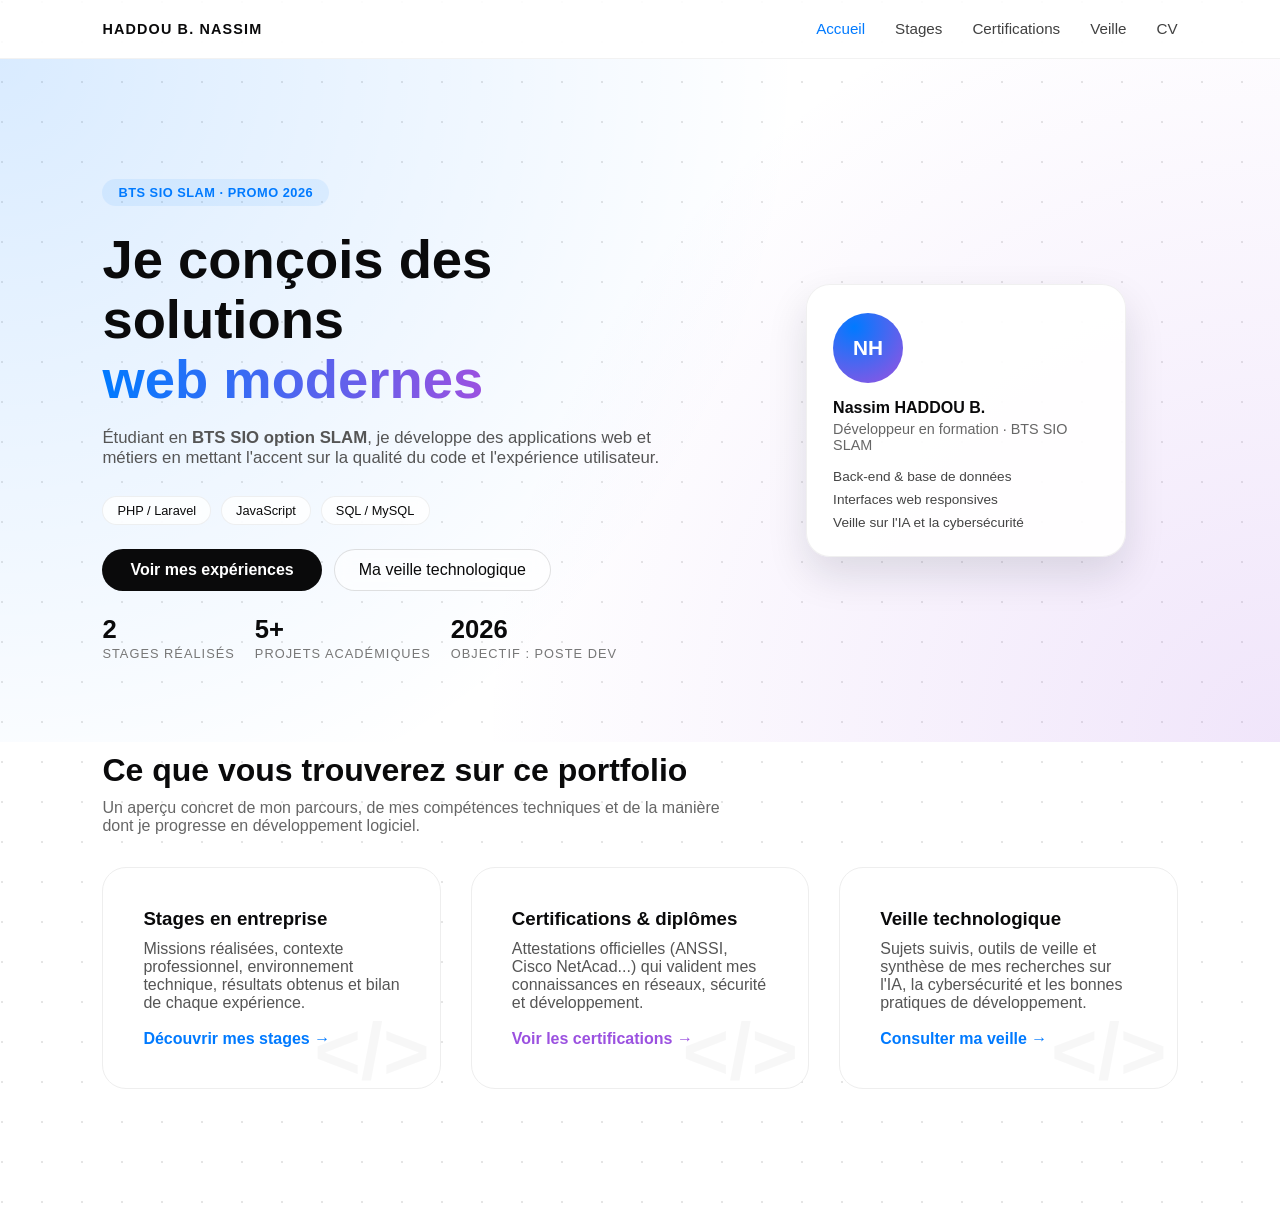
<file: Portfolio/index.html>
<!DOCTYPE html>
<html lang="fr">
<head>
    <meta charset="UTF-8">
    <title>Nassim HB | Portfolio</title>
    <link rel="stylesheet" href="style.css">
</head>
<body>
    <nav>
        <div class="logo">HADDOU B. <span>Nassim</span></div>
        <ul class="nav-links">
            <li><a href="index.html" class="active">Accueil</a></li>
            <li><a href="stages.html">Stages</a></li>
            <li><a href="certifications.html">Certifications</a></li>
            <li><a href="veille.html">Veille</a></li>
            <li><a href="assets/cv.pdf" target="_blank" rel="noopener">CV</a></li>
        </ul>
    </nav>

    <header class="hero">
        <div class="hero-layout">
            <div class="hero-left">
                <span class="badge">BTS SIO SLAM · Promo 2026</span>
                <h1>
                    Je conçois des solutions<br>
                    <span class="hero-gradient">web modernes</span>
                </h1>
                <p class="subtitle">
                    Étudiant en <strong>BTS SIO option SLAM</strong>, je développe des applications web et métiers
                    en mettant l'accent sur la qualité du code et l'expérience utilisateur.
                </p>
                <div class="pill-row">
                    <span class="pill">PHP / Laravel</span>
                    <span class="pill">JavaScript</span>
                    <span class="pill">SQL / MySQL</span>
                </div>
                <div class="hero-actions">
                    <a href="stages.html" class="btn-tech">Voir mes expériences</a>
                    <a href="veille.html" class="btn-ghost">Ma veille technologique</a>
                </div>
                <div class="hero-stats">
                    <div class="stat">
                        <span class="stat-number">2</span>
                        <span class="stat-label">stages réalisés</span>
                    </div>
                    <div class="stat">
                        <span class="stat-number">5+</span>
                        <span class="stat-label">projets académiques</span>
                    </div>
                    <div class="stat">
                        <span class="stat-number">2026</span>
                        <span class="stat-label">objectif : poste dev</span>
                    </div>
                </div>
            </div>

            <div class="hero-right">
                <div class="hero-card">
                    <div class="hero-avatar">
                        <span>NH</span>
                    </div>
                    <p class="hero-name">Nassim HADDOU B.</p>
                    <p class="hero-role">Développeur en formation · BTS SIO SLAM</p>
                    <ul class="hero-tags">
                        <li>Back-end & base de données</li>
                        <li>Interfaces web responsives</li>
                        <li>Veille sur l'IA et la cybersécurité</li>
                    </ul>
                </div>
            </div>
        </div>
    </header>

    <main class="home-sections">
        <section class="container">
            <h2 class="section-title">Ce que vous trouverez sur ce portfolio</h2>
            <p class="section-subtitle">
                Un aperçu concret de mon parcours, de mes compétences techniques et de la manière dont je progresse
                en développement logiciel.
            </p>
            <div class="grid">
                <div class="card feature-card">
                    <h3>Stages en entreprise</h3>
                    <p>
                        Missions réalisées, contexte professionnel, environnement technique, résultats obtenus
                        et bilan de chaque expérience.
                    </p>
                    <a href="stages.html" class="link-blue">Découvrir mes stages →</a>
                </div>

                <div class="card feature-card">
                    <h3>Certifications & diplômes</h3>
                    <p>
                        Attestations officielles (ANSSI, Cisco NetAcad...) qui valident mes connaissances
                        en réseaux, sécurité et développement.
                    </p>
                    <a href="certifications.html" class="link-purple">Voir les certifications →</a>
                </div>

                <div class="card feature-card">
                    <h3>Veille technologique</h3>
                    <p>
                        Sujets suivis, outils de veille et synthèse de mes recherches sur l'IA,
                        la cybersécurité et les bonnes pratiques de développement.
                    </p>
                    <a href="veille.html" class="link-blue">Consulter ma veille →</a>
                </div>
            </div>
        </section>
    </main>
</body>
</html>
</file>
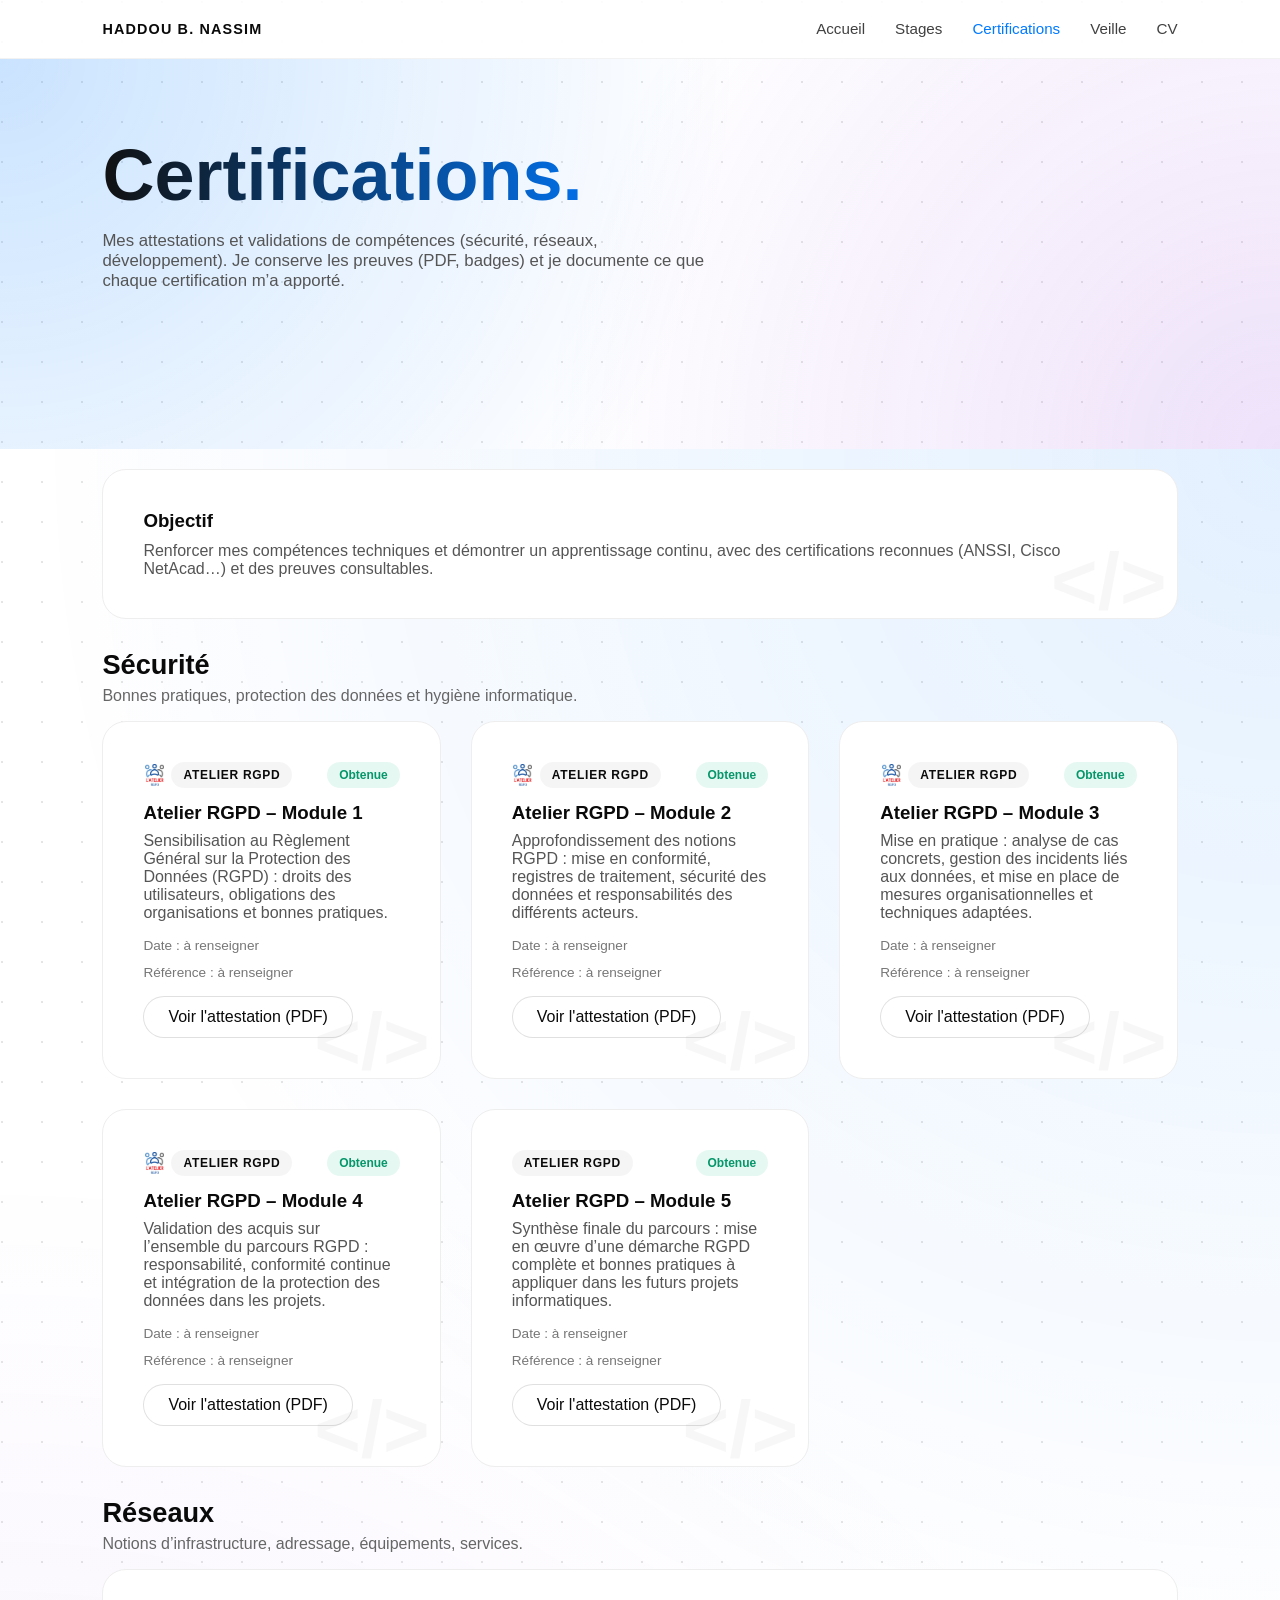
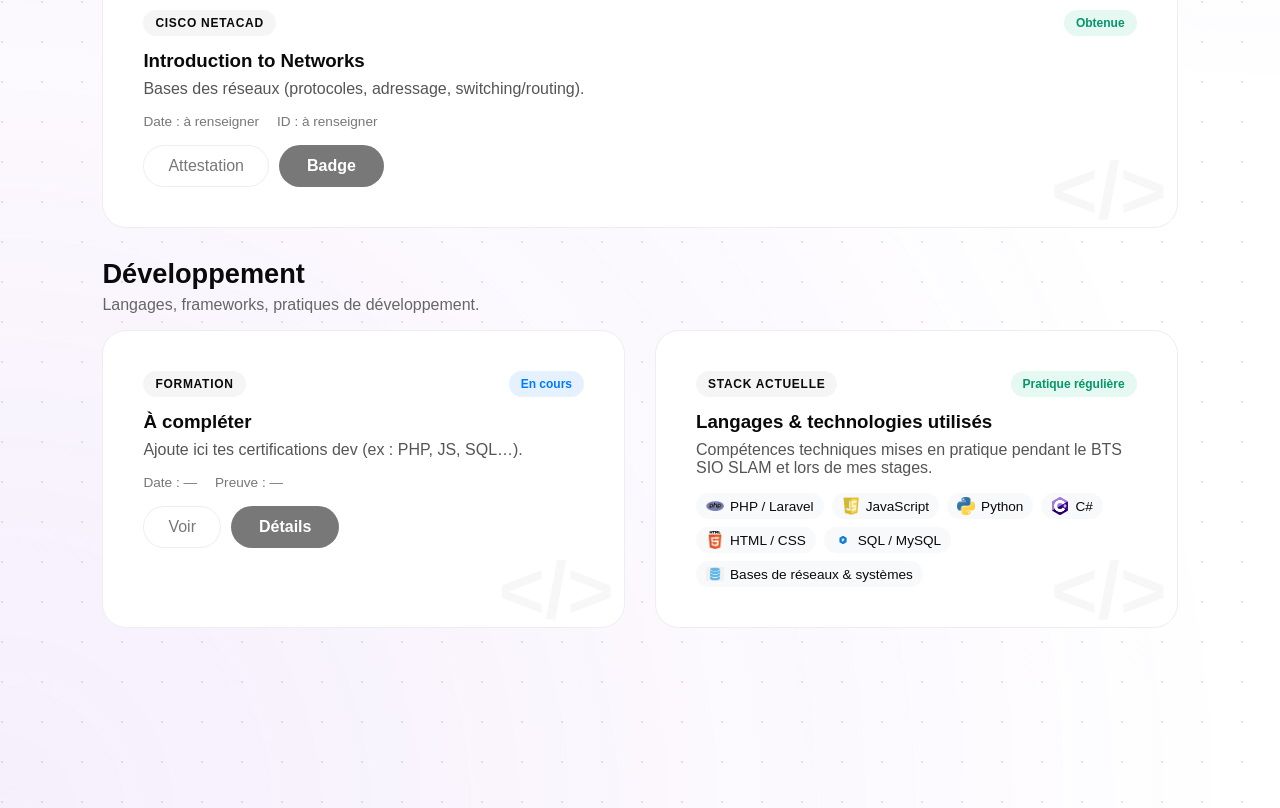
<file: Portfolio/certifications.html>
<!DOCTYPE html>
<html lang="fr">
<head>
    <meta charset="UTF-8">
    <meta name="viewport" content="width=device-width, initial-scale=1.0">
    <title>Certifications | Nassim HB</title>
    <link rel="stylesheet" href="style.css">
</head>
<body>
    <nav>
        <div class="logo">HADDOU B. <span>Nassim</span></div>
        <ul class="nav-links">
            <li><a href="index.html">Accueil</a></li>
            <li><a href="stages.html">Stages</a></li>
            <li><a href="certifications.html" class="active">Certifications</a></li>
            <li><a href="veille.html">Veille</a></li>
            <li><a href="assets/cv.pdf" target="_blank" rel="noopener">CV</a></li>
        </ul>
    </nav>

    <header class="page-header certifications-header">
        <div class="container">
            <h1>Certifications.</h1>
            <p class="subtitle">
                Mes attestations et validations de compétences (sécurité, réseaux, développement).
                Je conserve les preuves (PDF, badges) et je documente ce que chaque certification m’a apporté.
            </p>
        </div>
    </header>

    <main class="certs-page">
        <section class="container">
            <div class="certs-summary">
                <div class="card certs-summary-card">
                    <h3>Objectif</h3>
                    <p>
                        Renforcer mes compétences techniques et démontrer un apprentissage continu,
                        avec des certifications reconnues (ANSSI, Cisco NetAcad…) et des preuves consultables.
                    </p>
                </div>
            </div>

            <section class="certs-section">
                <div class="section-head">
                    <h2>Sécurité</h2>
                    <p>Bonnes pratiques, protection des données et hygiène informatique.</p>
                </div>

                <div class="grid cert-grid">
                    <article class="card cert-card">
                        <div class="cert-top">
                            <div class="cert-provider-wrap">
                                <img src="assets/logo-rgpd.png" alt="Logo Atelier RGPD" class="cert-logo">
                                <span class="cert-provider">Atelier RGPD</span>
                            </div>
                            <span class="cert-status">Obtenue</span>
                        </div>
                        <h3>Atelier RGPD – Module 1</h3>
                        <p class="cert-desc">
                            Sensibilisation au Règlement Général sur la Protection des Données (RGPD) :
                            droits des utilisateurs, obligations des organisations et bonnes pratiques.
                        </p>
                        <div class="cert-meta">
                            <span>Date : à renseigner</span>
                            <span>Référence : à renseigner</span>
                        </div>
                        <div class="cert-actions">
                            <a class="btn-ghost" href="assets/rgpd-module1.pdf" target="_blank" rel="noopener">
                                Voir l'attestation (PDF)
                            </a>
                        </div>
                    </article>
                    <article class="card cert-card">
                        <div class="cert-top">
                            <div class="cert-provider-wrap">
                                <img src="assets/logo-rgpd.png" alt="Logo Atelier RGPD" class="cert-logo">
                                <span class="cert-provider">Atelier RGPD</span>
                            </div>
                            <span class="cert-status">Obtenue</span>
                        </div>
                        <h3>Atelier RGPD – Module 2</h3>
                        <p class="cert-desc">
                            Approfondissement des notions RGPD : mise en conformité, registres de traitement,
                            sécurité des données et responsabilités des différents acteurs.
                        </p>
                        <div class="cert-meta">
                            <span>Date : à renseigner</span>
                            <span>Référence : à renseigner</span>
                        </div>
                        <div class="cert-actions">
                            <a class="btn-ghost" href="assets/rgpd-module2.pdf" target="_blank" rel="noopener">
                                Voir l'attestation (PDF)
                            </a>
                        </div>
                    </article>
                    <article class="card cert-card">
                        <div class="cert-top">
                            <div class="cert-provider-wrap">
                                <img src="assets/logo-rgpd.png" alt="Logo Atelier RGPD" class="cert-logo">
                                <span class="cert-provider">Atelier RGPD</span>
                            </div>
                            <span class="cert-status">Obtenue</span>
                        </div>
                        <h3>Atelier RGPD – Module 3</h3>
                        <p class="cert-desc">
                            Mise en pratique : analyse de cas concrets, gestion des incidents liés aux données,
                            et mise en place de mesures organisationnelles et techniques adaptées.
                        </p>
                        <div class="cert-meta">
                            <span>Date : à renseigner</span>
                            <span>Référence : à renseigner</span>
                        </div>
                        <div class="cert-actions">
                            <a class="btn-ghost" href="assets/rgpd-module3.pdf" target="_blank" rel="noopener">
                                Voir l'attestation (PDF)
                            </a>
                        </div>
                    </article>
                    <article class="card cert-card">
                        <div class="cert-top">
                            <div class="cert-provider-wrap">
                                <img src="assets/logo-rgpd.png" alt="Logo Atelier RGPD" class="cert-logo">
                                <span class="cert-provider">Atelier RGPD</span>
                            </div>
                            <span class="cert-status">Obtenue</span>
                        </div>
                        <h3>Atelier RGPD – Module 4</h3>
                        <p class="cert-desc">
                            Validation des acquis sur l’ensemble du parcours RGPD : responsabilité,
                            conformité continue et intégration de la protection des données dans les projets.
                        </p>
                        <div class="cert-meta">
                            <span>Date : à renseigner</span>
                            <span>Référence : à renseigner</span>
                        </div>
                        <div class="cert-actions">
                            <a class="btn-ghost" href="assets/rgpd-module4.pdf" target="_blank" rel="noopener">
                                Voir l'attestation (PDF)
                            </a>
                        </div>
                    </article>
                    <article class="card cert-card">
                        <div class="cert-top">
                            <span class="cert-provider">Atelier RGPD</span>
                            <span class="cert-status">Obtenue</span>
                        </div>
                        <h3>Atelier RGPD – Module 5</h3>
                        <p class="cert-desc">
                            Synthèse finale du parcours : mise en œuvre d’une démarche RGPD complète
                            et bonnes pratiques à appliquer dans les futurs projets informatiques.
                        </p>
                        <div class="cert-meta">
                            <span>Date : à renseigner</span>
                            <span>Référence : à renseigner</span>
                        </div>
                        <div class="cert-actions">
                            <a class="btn-ghost" href="assets/rgpd-module5.pdf" target="_blank" rel="noopener">
                                Voir l'attestation (PDF)
                            </a>
                        </div>
                    </article>
                </div>
            </section>

            <section class="certs-section">
                <div class="section-head">
                    <h2>Réseaux</h2>
                    <p>Notions d’infrastructure, adressage, équipements, services.</p>
                </div>

                <div class="grid cert-grid">
                    <article class="card cert-card">
                        <div class="cert-top">
                            <span class="cert-provider">Cisco NetAcad</span>
                            <span class="cert-status">Obtenue</span>
                        </div>
                        <h3>Introduction to Networks</h3>
                        <p class="cert-desc">Bases des réseaux (protocoles, adressage, switching/routing).</p>
                        <div class="cert-meta">
                            <span>Date : à renseigner</span>
                            <span>ID : à renseigner</span>
                        </div>
                        <div class="cert-actions">
                            <a class="btn-ghost" href="#" aria-disabled="true">Attestation</a>
                            <a class="btn-tech" href="#" aria-disabled="true">Badge</a>
                        </div>
                    </article>
                </div>
            </section>

            <section class="certs-section">
                <div class="section-head">
                    <h2>Développement</h2>
                    <p>Langages, frameworks, pratiques de développement.</p>
                </div>

                <div class="grid cert-grid">
                    <article class="card cert-card">
                        <div class="cert-top">
                            <span class="cert-provider">Formation</span>
                            <span class="cert-status cert-status-progress">En cours</span>
                        </div>
                        <h3>À compléter</h3>
                        <p class="cert-desc">Ajoute ici tes certifications dev (ex : PHP, JS, SQL…).</p>
                        <div class="cert-meta">
                            <span>Date : —</span>
                            <span>Preuve : —</span>
                        </div>
                        <div class="cert-actions">
                            <a class="btn-ghost" href="#" aria-disabled="true">Voir</a>
                            <a class="btn-tech" href="#" aria-disabled="true">Détails</a>
                        </div>
                    </article>
                    <article class="card cert-card">
                        <div class="cert-top">
                            <span class="cert-provider">Stack actuelle</span>
                            <span class="cert-status">Pratique régulière</span>
                        </div>
                        <h3>Langages & technologies utilisés</h3>
                        <p class="cert-desc">
                            Compétences techniques mises en pratique pendant le BTS SIO SLAM
                            et lors de mes stages.
                        </p>
                        <ul class="skills-tags">
                            <li>
                                <img src="assets/logo-php.png" alt="Logo PHP" class="skill-icon">
                                PHP / Laravel
                            </li>
                            <li>
                                <img src="assets/logo-js.png" alt="Logo JavaScript" class="skill-icon">
                                JavaScript
                            </li>
                            <li>
                                <img src="assets/logo-python.png" alt="Logo Python" class="skill-icon">
                                Python
                            </li>
                            <li>
                                <img src="assets/logo-csharp.png" alt="Logo C#" class="skill-icon">
                                C#
                            </li>
                            <li>
                                <img src="assets/logo-htmlcss.png" alt="Logo HTML CSS" class="skill-icon">
                                HTML / CSS
                            </li>
                            <li>
                                <img src="assets/logo-sql.png" alt="Logo SQL" class="skill-icon">
                                SQL / MySQL
                            </li>
                            <li>
                                <img src="assets/logo-network.png" alt="Icône réseaux et systèmes" class="skill-icon">
                                Bases de réseaux & systèmes
                            </li>
                        </ul>
                    </article>
                </div>
            </section>
        </section>
    </main>
</body>
</html>
</file>
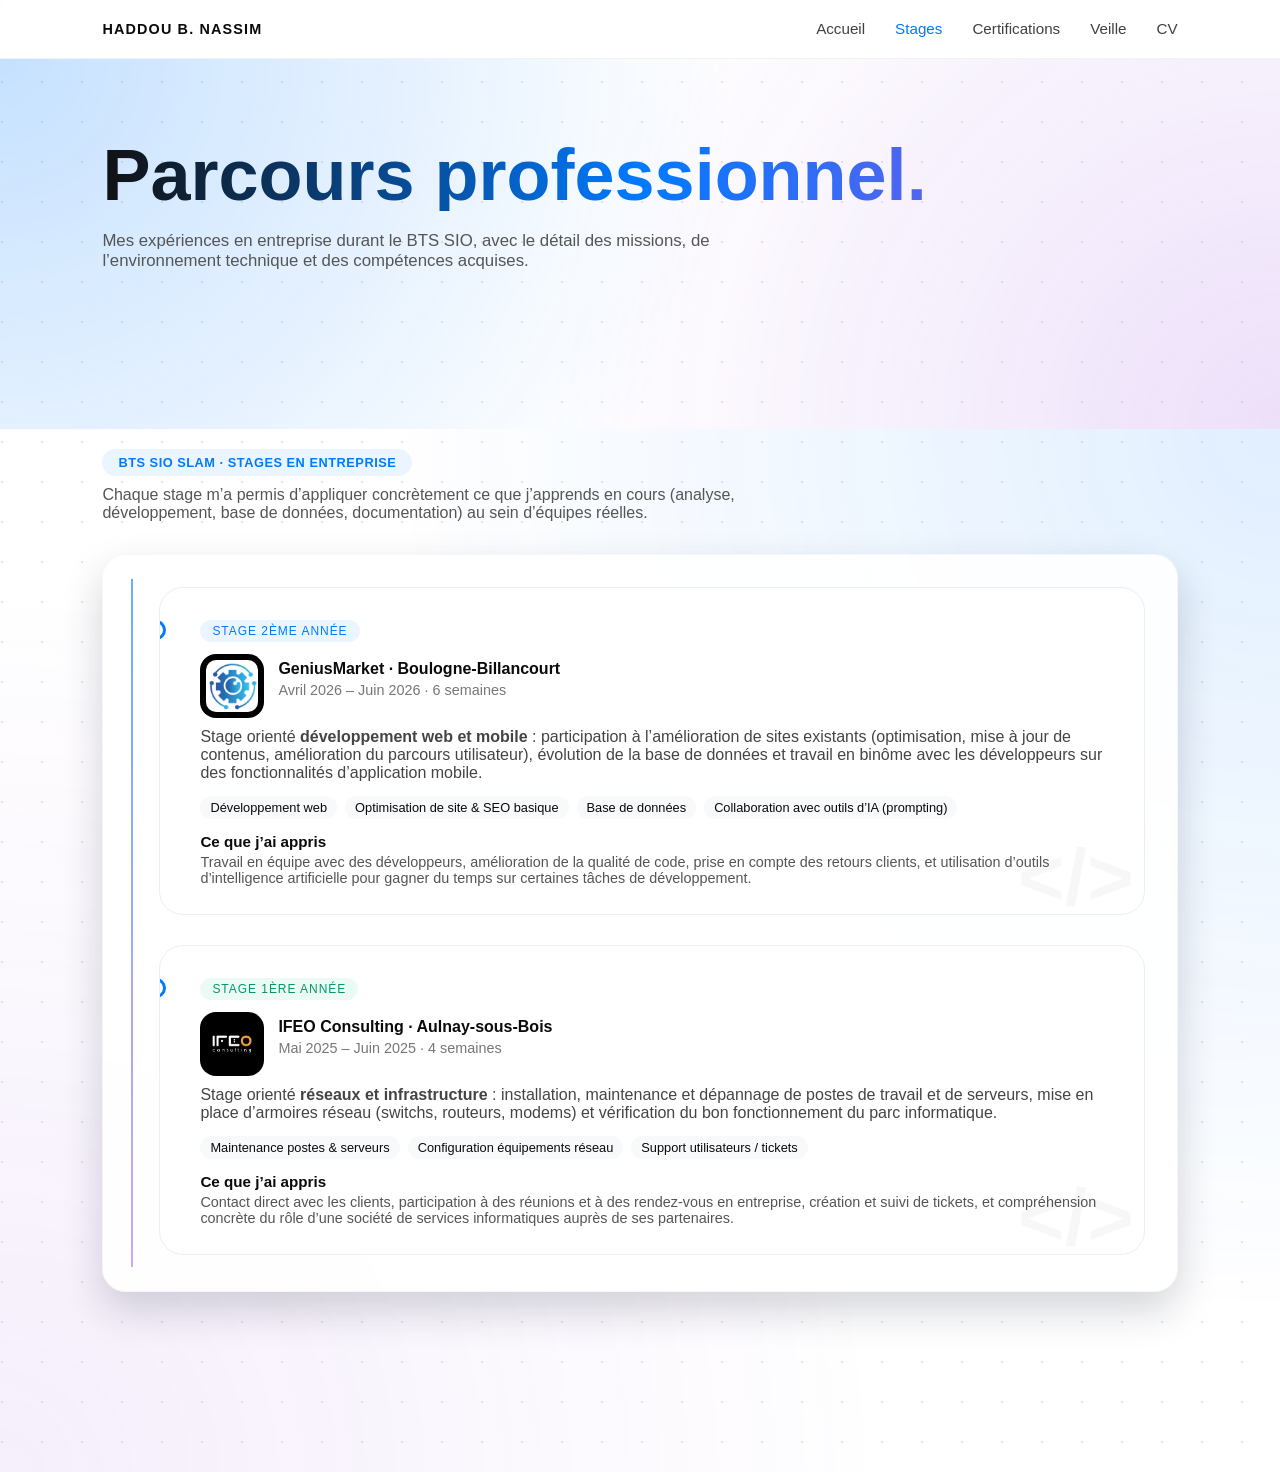
<file: Portfolio/stages.html>
<!DOCTYPE html>
<html lang="fr">
<head>
    <meta charset="UTF-8">
    <title>Stages | Nassim HB</title>
    <link rel="stylesheet" href="style.css">
</head>
<body>
    <nav>
        <div class="logo">HADDOU B. <span>Nassim</span></div>
        <ul class="nav-links">
            <li><a href="index.html">Accueil</a></li>
            <li><a href="stages.html" class="active">Stages</a></li>
            <li><a href="certifications.html">Certifications</a></li>
            <li><a href="veille.html">Veille</a></li>
            <li><a href="assets/cv.pdf" target="_blank" rel="noopener">CV</a></li>
        </ul>
    </nav>

    <header class="page-header stages-header">
        <div class="container">
            <h1>Parcours professionnel.</h1>
            <p class="subtitle">
                Mes expériences en entreprise durant le BTS SIO, avec le détail des missions, de l’environnement
                technique et des compétences acquises.
            </p>
        </div>
    </header>

    <main class="stages-page">
        <section class="container">
            <div class="stage-intro">
                <span class="badge">BTS SIO SLAM · Stages en entreprise</span>
                <p>
                    Chaque stage m’a permis d’appliquer concrètement ce que j’apprends en cours
                    (analyse, développement, base de données, documentation) au sein d’équipes réelles.
                </p>
            </div>

            <div class="stages-timeline">
                <div class="grid stage-grid">
                    <article class="card stage-card">
                    <span class="tag tag-blue">Stage 2ème année</span>
                    <div class="stage-header">
                        <img src="assets/geniusmarket-logo.png" alt="Logo GeniusMarket" class="stage-logo">
                        <div>
                            <p class="stage-company">GeniusMarket · Boulogne-Billancourt</p>
                            <p class="stage-period">Avril 2026 – Juin 2026 · 6 semaines</p>
                        </div>
                    </div>
                    <p class="stage-mission">
                        Stage orienté <strong>développement web et mobile</strong> : participation à l’amélioration
                        de sites existants (optimisation, mise à jour de contenus, amélioration du parcours utilisateur),
                        évolution de la base de données et travail en binôme avec les développeurs sur des fonctionnalités
                        d’application mobile.
                    </p>
                    <ul class="stage-stack">
                        <li>Développement web</li>
                        <li>Optimisation de site & SEO basique</li>
                        <li>Base de données</li>
                        <li>Collaboration avec outils d’IA (prompting)</li>
                    </ul>
                    <div class="stage-result">
                        <h4>Ce que j’ai appris</h4>
                        <p>
                            Travail en équipe avec des développeurs, amélioration de la qualité de code,
                            prise en compte des retours clients, et utilisation d’outils d’intelligence
                            artificielle pour gagner du temps sur certaines tâches de développement.
                        </p>
                    </div>
                </article>

                <article class="card stage-card">
                    <span class="tag tag-green">Stage 1ère année</span>
                    <div class="stage-header">
                        <img src="assets/ifeo-logo.png" alt="Logo IFEO Consulting" class="stage-logo">
                        <div>
                            <p class="stage-company">IFEO Consulting · Aulnay-sous-Bois</p>
                            <p class="stage-period">Mai 2025 – Juin 2025 · 4 semaines</p>
                        </div>
                    </div>
                    <p class="stage-mission">
                        Stage orienté <strong>réseaux et infrastructure</strong> : installation, maintenance et
                        dépannage de postes de travail et de serveurs, mise en place d’armoires réseau
                        (switchs, routeurs, modems) et vérification du bon fonctionnement du parc informatique.
                    </p>
                    <ul class="stage-stack">
                        <li>Maintenance postes & serveurs</li>
                        <li>Configuration équipements réseau</li>
                        <li>Support utilisateurs / tickets</li>
                    </ul>
                    <div class="stage-result">
                        <h4>Ce que j’ai appris</h4>
                        <p>
                            Contact direct avec les clients, participation à des réunions et à des rendez-vous
                            en entreprise, création et suivi de tickets, et compréhension concrète du rôle d’une
                            société de services informatiques auprès de ses partenaires.
                        </p>
                    </div>
                </article>
                </div>
            </div>
        </section>
    </main>
</body>
</html>
</file>
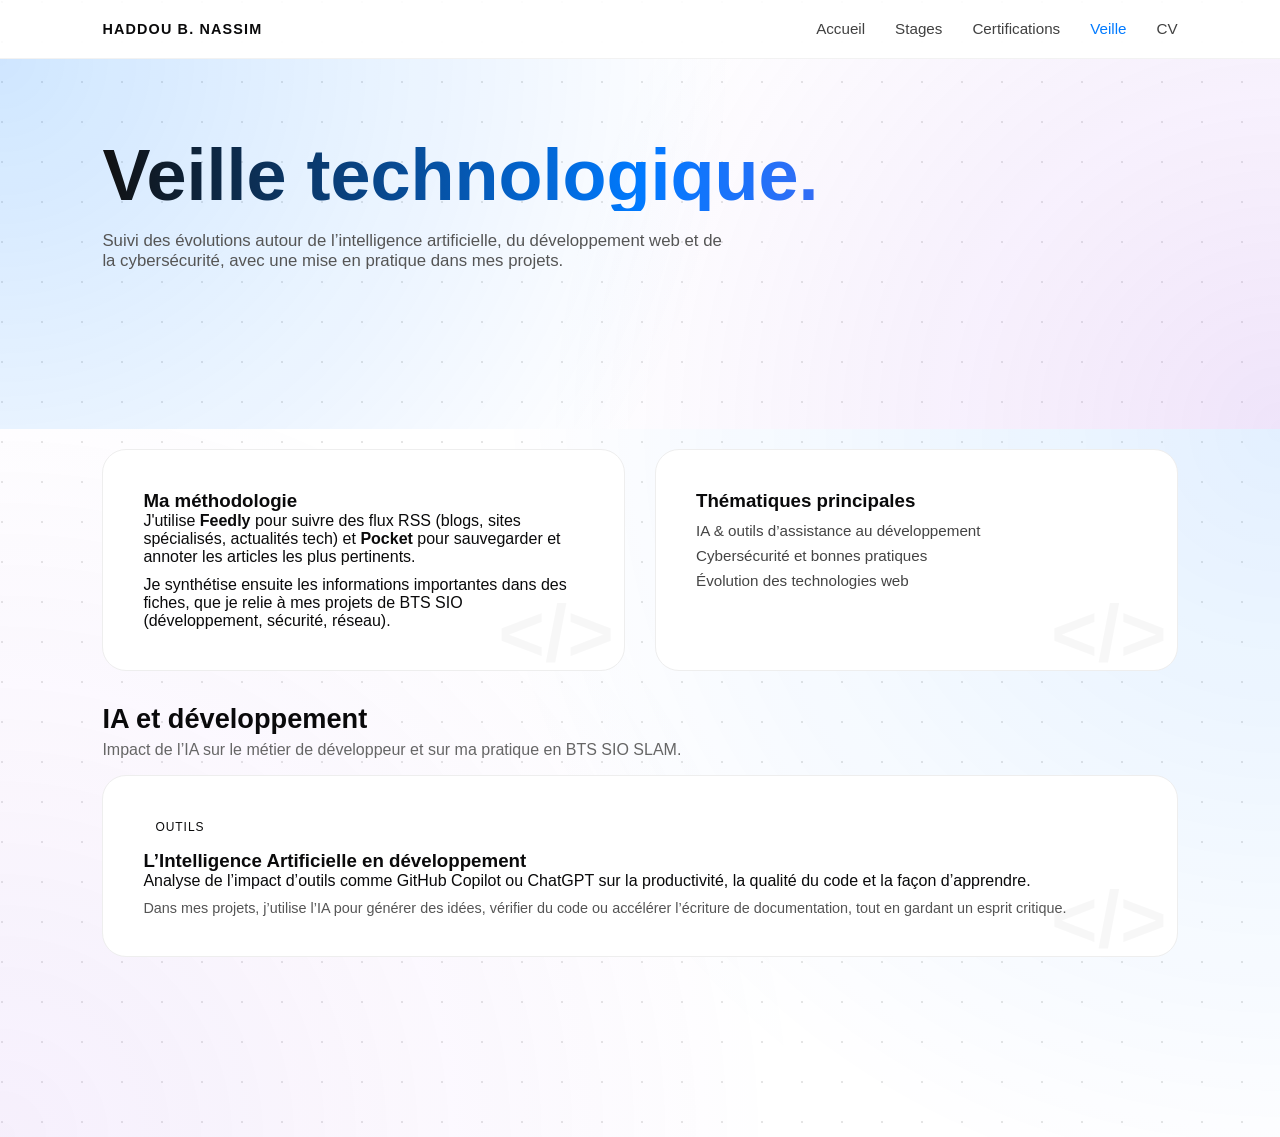
<file: Portfolio/veille.html>
<!DOCTYPE html>
<html lang="fr">
<head>
    <meta charset="UTF-8">
    <title>Veille | Nassim HB</title>
    <link rel="stylesheet" href="style.css">
</head>
<body>
    <nav>
        <div class="logo">HADDOU B. <span>Nassim</span></div>
        <ul class="nav-links">
            <li><a href="index.html">Accueil</a></li>
            <li><a href="stages.html">Stages</a></li>
            <li><a href="certifications.html">Certifications</a></li>
            <li><a href="veille.html" class="active">Veille</a></li>
            <li><a href="assets/cv.pdf" target="_blank" rel="noopener">CV</a></li>
        </ul>
    </nav>

    <header class="page-header veille-header">
        <div class="container">
            <h1>Veille technologique.</h1>
            <p class="subtitle">
                Suivi des évolutions autour de l’intelligence artificielle, du développement web
                et de la cybersécurité, avec une mise en pratique dans mes projets.
            </p>
        </div>
    </header>

    <main class="veille-page">
        <section class="container">
            <div class="grid veille-layout">
                <div class="card veille-method">
                    <h3>Ma méthodologie</h3>
                    <p>
                        J'utilise <strong>Feedly</strong> pour suivre des flux RSS (blogs, sites spécialisés,
                        actualités tech) et <strong>Pocket</strong> pour sauvegarder et annoter les articles
                        les plus pertinents.
                    </p>
                    <p>
                        Je synthétise ensuite les informations importantes dans des fiches,
                        que je relie à mes projets de BTS SIO (développement, sécurité, réseau).
                    </p>
                </div>

                <div class="card veille-focus">
                    <h3>Thématiques principales</h3>
                    <ul class="veille-tags">
                        <li>IA & outils d’assistance au développement</li>
                        <li>Cybersécurité et bonnes pratiques</li>
                        <li>Évolution des technologies web</li>
                    </ul>
                </div>
            </div>

            <section class="veille-section">
                <div class="section-head">
                    <h2>IA et développement</h2>
                    <p>Impact de l’IA sur le métier de développeur et sur ma pratique en BTS SIO SLAM.</p>
                </div>

                <div class="grid">
                    <article class="card">
                        <span class="tag">Outils</span>
                        <h3>L’Intelligence Artificielle en développement</h3>
                        <p>
                            Analyse de l’impact d’outils comme GitHub Copilot ou ChatGPT
                            sur la productivité, la qualité du code et la façon d’apprendre.
                        </p>
                        <p class="veille-note">
                            Dans mes projets, j’utilise l’IA pour générer des idées, vérifier du code
                            ou accélérer l’écriture de documentation, tout en gardant un esprit critique.
                        </p>
                    </article>
                </div>
            </section>
        </section>
    </main>
</body>
</html>
</file>
<file: Portfolio/style.css>
:root {
    --bg: #ffffff;
    --text: #0a0a0b;
    --accent-blue: #007aff;
    --accent-purple: #9b51e0;
    --light-grey: #f8f9fa;
    --glass: rgba(255, 255, 255, 0.7);
}

* { margin: 0; padding: 0; box-sizing: border-box; font-family: 'Inter', sans-serif; }

body { 
    background-color: var(--bg);
    /* Image de fond subtile en lien avec l'info (circuit/grid) */
    background-image: 
        radial-gradient(circle at 2px 2px, #e5e5e5 1px, transparent 0);
    background-size: 40px 40px;
    color: var(--text);
    overflow-x: hidden;
}

/* Header avec effet de dégradé sur le texte */
.page-header h1 {
    font-size: 4.5rem;
    font-weight: 900;
    line-height: 1;
    background: linear-gradient(90deg, #111, var(--accent-blue), var(--accent-purple));
    -webkit-background-clip: text;
    -webkit-text-fill-color: transparent;
    margin-bottom: 20px;
}

.page-header {
    padding: 80px 0 30px;
}

.stages-header {
    position: relative;
    overflow: hidden;
}

.stages-header::before {
    content: "";
    position: absolute;
    inset: 0;
    background:
        radial-gradient(circle at top left, rgba(0,122,255,0.25), transparent 55%),
        radial-gradient(circle at bottom right, rgba(155,81,224,0.2), transparent 55%);
    opacity: 0.9;
    z-index: -1;
}

.stages-header .container {
    position: relative;
}

.certifications-header {
    position: relative;
    overflow: hidden;
}

.certifications-header::before {
    content: "";
    position: absolute;
    inset: 0;
    background:
        radial-gradient(circle at top left, rgba(0,122,255,0.22), transparent 55%),
        radial-gradient(circle at bottom right, rgba(155,81,224,0.18), transparent 55%);
    opacity: 0.95;
    z-index: -1;
}

.certs-page {
    position: relative;
    padding: 20px 0 80px;
}

.certs-page::before {
    content: "";
    position: absolute;
    inset: 0;
    background:
        radial-gradient(circle at top right, rgba(0,122,255,0.12), transparent 55%),
        radial-gradient(circle at bottom left, rgba(155,81,224,0.10), transparent 55%);
    opacity: 0.9;
    z-index: -1;
}

.certs-summary {
    margin-bottom: 26px;
}

.certs-summary-card h3 {
    margin-bottom: 10px;
}

.certs-summary-card p {
    color: #555;
}

.certs-section {
    margin-top: 30px;
}

.section-head {
    margin-bottom: 16px;
}

.section-head h2 {
    font-size: 1.7rem;
    margin-bottom: 6px;
}

.section-head p {
    color: #666;
}

.cert-grid {
    grid-template-columns: repeat(auto-fit, minmax(280px, 1fr));
}

.cert-card {
    padding-top: 28px;
    padding-bottom: 26px;
}

.cert-top {
    display: flex;
    align-items: center;
    justify-content: space-between;
    gap: 12px;
    margin-bottom: 14px;
}

.cert-provider {
    display: inline-block;
    font-size: 0.75rem;
    padding: 6px 12px;
    border-radius: 999px;
    background: rgba(0,0,0,0.04);
    letter-spacing: 0.06em;
    text-transform: uppercase;
    font-weight: 700;
}

.cert-provider-wrap {
    display: inline-flex;
    align-items: center;
    gap: 6px;
}

.cert-logo {
    width: 22px;
    height: 22px;
    object-fit: contain;
}

.cert-status {
    display: inline-block;
    font-size: 0.75rem;
    padding: 6px 12px;
    border-radius: 999px;
    background: rgba(16,185,129,0.10);
    color: #059669;
    font-weight: 700;
}

.cert-status-progress {
    background: rgba(0,122,255,0.10);
    color: var(--accent-blue);
}

.cert-desc {
    color: #555;
    margin-top: 8px;
    margin-bottom: 16px;
}

.cert-meta {
    display: flex;
    flex-wrap: wrap;
    gap: 12px 18px;
    font-size: 0.85rem;
    color: #777;
    margin-bottom: 16px;
}

.cert-actions {
    display: flex;
    gap: 10px;
    flex-wrap: wrap;
}

.cert-actions a[aria-disabled="true"] {
    pointer-events: none;
    opacity: 0.55;
}

.skills-tags {
    list-style: none;
    padding: 0;
    margin: 0;
    display: flex;
    flex-wrap: wrap;
    gap: 8px;
    font-size: 0.85rem;
}

.skills-tags li {
    padding: 4px 10px;
    border-radius: 999px;
    background-color: var(--light-grey);
    display: inline-flex;
    align-items: center;
    gap: 6px;
}

.skill-icon {
    width: 18px;
    height: 18px;
    object-fit: contain;
}

.veille-header {
    position: relative;
    overflow: hidden;
}

.veille-header::before {
    content: "";
    position: absolute;
    inset: 0;
    background:
        radial-gradient(circle at top left, rgba(0,122,255,0.20), transparent 55%),
        radial-gradient(circle at bottom right, rgba(155,81,224,0.16), transparent 55%);
    opacity: 0.95;
    z-index: -1;
}

.veille-page {
    position: relative;
    padding: 20px 0 80px;
}

.veille-page::before {
    content: "";
    position: absolute;
    inset: 0;
    background:
        radial-gradient(circle at top right, rgba(0,122,255,0.12), transparent 55%),
        radial-gradient(circle at bottom left, rgba(155,81,224,0.10), transparent 55%);
    opacity: 0.9;
    z-index: -1;
}

.veille-layout {
    margin-bottom: 32px;
}

.veille-method p + p {
    margin-top: 10px;
}

.veille-focus h3 {
    margin-bottom: 10px;
}

.veille-tags {
    list-style: none;
    padding: 0;
    margin: 0;
    display: flex;
    flex-direction: column;
    gap: 8px;
    font-size: 0.95rem;
    color: #444;
}

.veille-section {
    margin-top: 10px;
}

.veille-note {
    margin-top: 10px;
    font-size: 0.9rem;
    color: #555;
}

/* Barre de navigation "Glassmorphism" */
nav {
    display: flex; justify-content: space-between; align-items: center;
    padding: 20px 8%;
    position: sticky; top: 0;
    background: var(--glass);
    backdrop-filter: blur(15px);
    border-bottom: 1px solid rgba(0,0,0,0.05);
    z-index: 1000;
}

/* Cartes de projets avec effet de survol coloré */
.card {
    position: relative;
    background: white;
    border-radius: 24px;
    padding: 40px;
    border: 1px solid #eee;
    transition: all 0.4s cubic-bezier(0.175, 0.885, 0.32, 1.275);
    overflow: hidden;
}

.card:hover {
    transform: translateY(-10px);
    box-shadow: 0 20px 40px rgba(0, 122, 255, 0.15);
    border-color: var(--accent-blue);
}

/* Petit effet décoratif informatique en fond de carte */
.card::after {
    content: "</>";
    position: absolute;
    bottom: -10px; right: 10px;
    font-size: 5rem;
    font-weight: 900;
    color: rgba(0,0,0,0.03);
    z-index: 0;
}

/* Boutons modernes */
.btn-tech {
    display: inline-block;
    padding: 12px 28px;
    background: var(--text);
    color: white;
    border-radius: 50px;
    text-decoration: none;
    font-weight: 600;
    transition: 0.3s;
}

.btn-tech:hover {
    background: var(--accent-blue);
    box-shadow: 0 10px 20px rgba(0, 122, 255, 0.3);
}

.logo {
    font-weight: 700;
    letter-spacing: 0.08em;
    font-size: 0.9rem;
    text-transform: uppercase;
}

.logo span {
    font-weight: 900;
}

.nav-links {
    display: flex;
    list-style: none;
    gap: 30px;
}

.nav-links a {
    text-decoration: none;
    color: #111;
    font-size: 0.95rem;
    opacity: 0.8;
    transition: 0.2s;
}

.nav-links a:hover,
.nav-links a.active {
    opacity: 1;
    color: var(--accent-blue);
}

.hero {
    position: relative;
    padding: 120px 8% 80px;
    overflow: hidden;
}

.hero::before {
    content: "";
    position: absolute;
    inset: 0;
    background:
        radial-gradient(circle at top left, rgba(0,122,255,0.15), transparent 55%),
        radial-gradient(circle at bottom right, rgba(155,81,224,0.15), transparent 55%);
    z-index: -1;
}

.hero-layout {
    display: flex;
    align-items: center;
    justify-content: space-between;
    gap: 60px;
    max-width: 1120px;
    margin: 0 auto;
}

.hero-left {
    flex: 1.4;
}

.hero-right {
    flex: 1;
    display: flex;
    justify-content: center;
}

.badge {
    display: inline-block;
    background: rgba(0,122,255,0.08);
    color: var(--accent-blue);
    padding: 6px 16px;
    border-radius: 999px;
    font-weight: 700;
    font-size: 0.8rem;
    letter-spacing: 0.04em;
    text-transform: uppercase;
}

.hero h1 {
    font-size: 3.4rem;
    margin: 24px 0 18px;
    line-height: 1.1;
}

.hero-gradient {
    background: linear-gradient(90deg, var(--accent-blue), var(--accent-purple));
    -webkit-background-clip: text;
    -webkit-text-fill-color: transparent;
}

.subtitle {
    font-size: 1.05rem;
    color: #555;
    max-width: 620px;
    margin-bottom: 28px;
}

.pill-row {
    display: flex;
    flex-wrap: wrap;
    gap: 10px;
    margin-bottom: 24px;
}

.pill {
    font-size: 0.8rem;
    padding: 6px 14px;
    border-radius: 999px;
    border: 1px solid rgba(0,0,0,0.06);
    background-color: rgba(255,255,255,0.8);
    backdrop-filter: blur(6px);
}

.hero-actions {
    display: flex;
    align-items: center;
    gap: 12px;
    margin-bottom: 24px;
}

.btn-ghost {
    display: inline-block;
    padding: 11px 24px;
    border-radius: 999px;
    border: 1px solid rgba(0,0,0,0.12);
    text-decoration: none;
    color: var(--text);
    font-weight: 500;
    background-color: rgba(255,255,255,0.6);
    backdrop-filter: blur(8px);
    transition: 0.25s;
}

.btn-ghost:hover {
    border-color: var(--accent-blue);
    color: var(--accent-blue);
}

.hero-stats {
    display: flex;
    flex-wrap: wrap;
    gap: 20px;
    margin-top: 10px;
}

.stat {
    min-width: 120px;
}

.stat-number {
    display: block;
    font-size: 1.6rem;
    font-weight: 800;
}

.stat-label {
    font-size: 0.8rem;
    text-transform: uppercase;
    letter-spacing: 0.08em;
    color: #777;
}

.hero-card {
    background: rgba(255,255,255,0.92);
    border-radius: 24px;
    padding: 28px 26px 26px;
    border: 1px solid rgba(0,0,0,0.06);
    box-shadow: 0 18px 40px rgba(15, 23, 42, 0.12);
    max-width: 320px;
}

.hero-avatar {
    width: 70px;
    height: 70px;
    border-radius: 999px;
    background: radial-gradient(circle at 30% 20%, var(--accent-blue), var(--accent-purple));
    display: flex;
    align-items: center;
    justify-content: center;
    color: white;
    font-weight: 800;
    font-size: 1.3rem;
    margin-bottom: 16px;
}

.hero-name {
    font-weight: 700;
    margin-bottom: 4px;
}

.hero-role {
    font-size: 0.9rem;
    color: #666;
    margin-bottom: 16px;
}

.hero-tags {
    list-style: none;
    padding: 0;
    margin: 0;
    display: flex;
    flex-direction: column;
    gap: 8px;
    font-size: 0.85rem;
    color: #444;
}

.container {
    padding: 0 8% 100px;
}

.home-sections {
    padding-top: 10px;
    padding-bottom: 40px;
}

.section-title {
    font-size: 2rem;
    margin-bottom: 10px;
}

.section-subtitle {
    color: #666;
    max-width: 640px;
    margin-bottom: 32px;
}

.grid {
    display: grid;
    grid-template-columns: repeat(auto-fit, minmax(260px, 1fr));
    gap: 30px;
}

.feature-card h3 {
    margin-bottom: 10px;
}

.feature-card p {
    color: #555;
    margin-bottom: 18px;
}

.link-blue {
    color: var(--accent-blue);
    font-weight: 700;
    text-decoration: none;
}

.link-purple {
    color: var(--accent-purple);
    font-weight: 700;
    text-decoration: none;
}

.stages-page {
    position: relative;
    padding: 20px 0 80px;
}

.stages-page::before {
    content: "";
    position: absolute;
    inset: 0;
    background:
        radial-gradient(circle at top right, rgba(0,122,255,0.15), transparent 55%),
        radial-gradient(circle at bottom left, rgba(155,81,224,0.12), transparent 55%);
    opacity: 0.8;
    z-index: -1;
}

.stage-intro {
    max-width: 720px;
    margin-bottom: 32px;
}

.stage-intro p {
    color: #555;
    margin-top: 10px;
}

.stages-timeline {
    position: relative;
    padding: 32px 32px 32px 56px;
    margin-top: 10px;
    background: rgba(255,255,255,0.9);
    border-radius: 24px;
    border: 1px solid rgba(0,0,0,0.03);
    box-shadow: 0 18px 40px rgba(15, 23, 42, 0.18);
}

.stages-timeline::before {
    content: "";
    position: absolute;
    top: 24px;
    bottom: 24px;
    left: 28px;
    width: 2px;
    background: linear-gradient(to bottom, rgba(0,122,255,0.6), rgba(155,81,224,0.5));
}
.stage-grid {
    display: flex;
    flex-direction: column;
    gap: 26px;
    align-items: stretch;
}

.stage-card {
    padding-top: 32px;
    padding-bottom: 28px;
    margin-bottom: 4px;
}

.stage-card::before {
    content: "";
    position: absolute;
    top: 32px;
    left: -14px;
    width: 14px;
    height: 14px;
    border-radius: 999px;
    background: #fff;
    border: 3px solid var(--accent-blue);
}

.stage-header {
    display: flex;
    align-items: center;
    gap: 14px;
    margin-bottom: 10px;
}

.stage-logo {
    width: 64px;
    height: 64px;
    border-radius: 16px;
    background: #000;
    object-fit: contain;
    padding: 6px;
}

.tag {
    display: inline-block;
    padding: 4px 12px;
    border-radius: 999px;
    font-size: 0.75rem;
    text-transform: uppercase;
    letter-spacing: 0.08em;
    margin-bottom: 12px;
}

.tag-blue {
    background: rgba(0,122,255,0.08);
    color: var(--accent-blue);
}

.tag-green {
    background: rgba(16,185,129,0.08);
    color: #059669;
}

.stage-company {
    font-weight: 600;
    margin-bottom: 4px;
}

.stage-period {
    font-size: 0.9rem;
    color: #777;
    margin-bottom: 14px;
}

.stage-mission {
    color: #444;
    margin-bottom: 14px;
}

.stage-stack {
    list-style: none;
    padding: 0;
    margin: 0 0 14px;
    display: flex;
    flex-wrap: wrap;
    gap: 8px;
    font-size: 0.8rem;
}

.stage-stack li {
    padding: 4px 10px;
    border-radius: 999px;
    background-color: var(--light-grey);
}

.stage-result h4 {
    font-size: 0.95rem;
    margin-bottom: 4px;
}

.stage-result p {
    font-size: 0.9rem;
    color: #555;
}

@media (max-width: 900px) {
    .hero-layout {
        flex-direction: column;
        align-items: flex-start;
    }
    .hero-right {
        width: 100%;
        justify-content: flex-start;
    }
}

@media (max-width: 768px) {
    nav {
        flex-direction: column;
        gap: 10px;
    }
    .hero {
        padding-top: 100px;
    }
    .hero h1 {
        font-size: 2.5rem;
    }
    .hero-actions {
        flex-direction: column;
        align-items: flex-start;
    }
}
</file>
